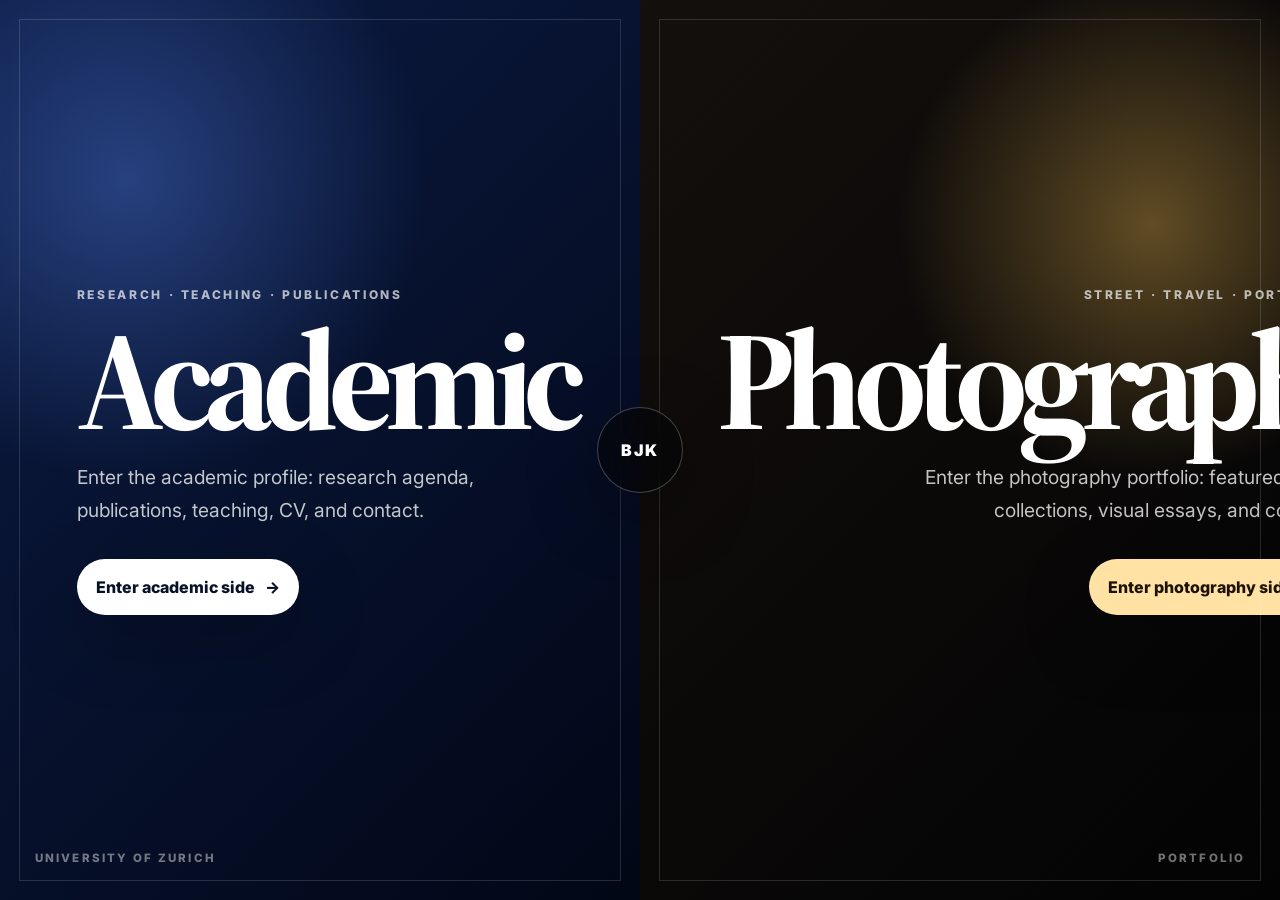
<file: index.html>
<!DOCTYPE html>
<html lang="en">
<head>
  <meta charset="UTF-8" />
  <meta name="viewport" content="width=device-width, initial-scale=1.0" />
  <meta name="description" content="Byung Jun Kim — academic research and photography portfolio." />
  <title>Byung Jun Kim | Academic & Photography</title>
  <link rel="preconnect" href="https://fonts.googleapis.com">
  <link rel="preconnect" href="https://fonts.gstatic.com" crossorigin>
  <link href="https://fonts.googleapis.com/css2?family=Inter:wght@400;500;600;700;800;900&family=Source+Serif+4:opsz,wght@8..60,500;8..60,650;8..60,750&display=swap" rel="stylesheet">
  <link rel="stylesheet" href="styles.css" />
</head>
<body class="landing-body">
  <main class="split-landing" aria-label="Choose site section">
    <section class="split-panel academic-panel" data-panel="academic">
      <div class="panel-bg academic-bg"></div>
      <div class="panel-content">
        <p class="landing-kicker">Research · Teaching · Publications</p>
        <h1>Academic</h1>
        <p class="panel-copy">Enter the academic profile: research agenda, publications, teaching, CV, and contact.</p>
        <a class="landing-button" href="academic.html">Enter academic side</a>
      </div>
      <div class="panel-meta">University of Zurich</div>
    </section>

    <section class="split-panel photo-panel" data-panel="photography">
      <div class="panel-bg photo-bg"></div>
      <div class="panel-content align-right">
        <p class="landing-kicker">Street · Travel · Portraits</p>
        <h1>Photography</h1>
        <p class="panel-copy">Enter the photography portfolio: featured work, collections, visual essays, and contact.</p>
        <a class="landing-button light" href="photography.html">Enter photography side</a>
      </div>
      <div class="panel-meta right">Portfolio</div>
    </section>

    <div class="landing-center" aria-hidden="true">
      <span>BJK</span>
    </div>
  </main>
  <script src="script.js"></script>
</body>
</html>
</file>
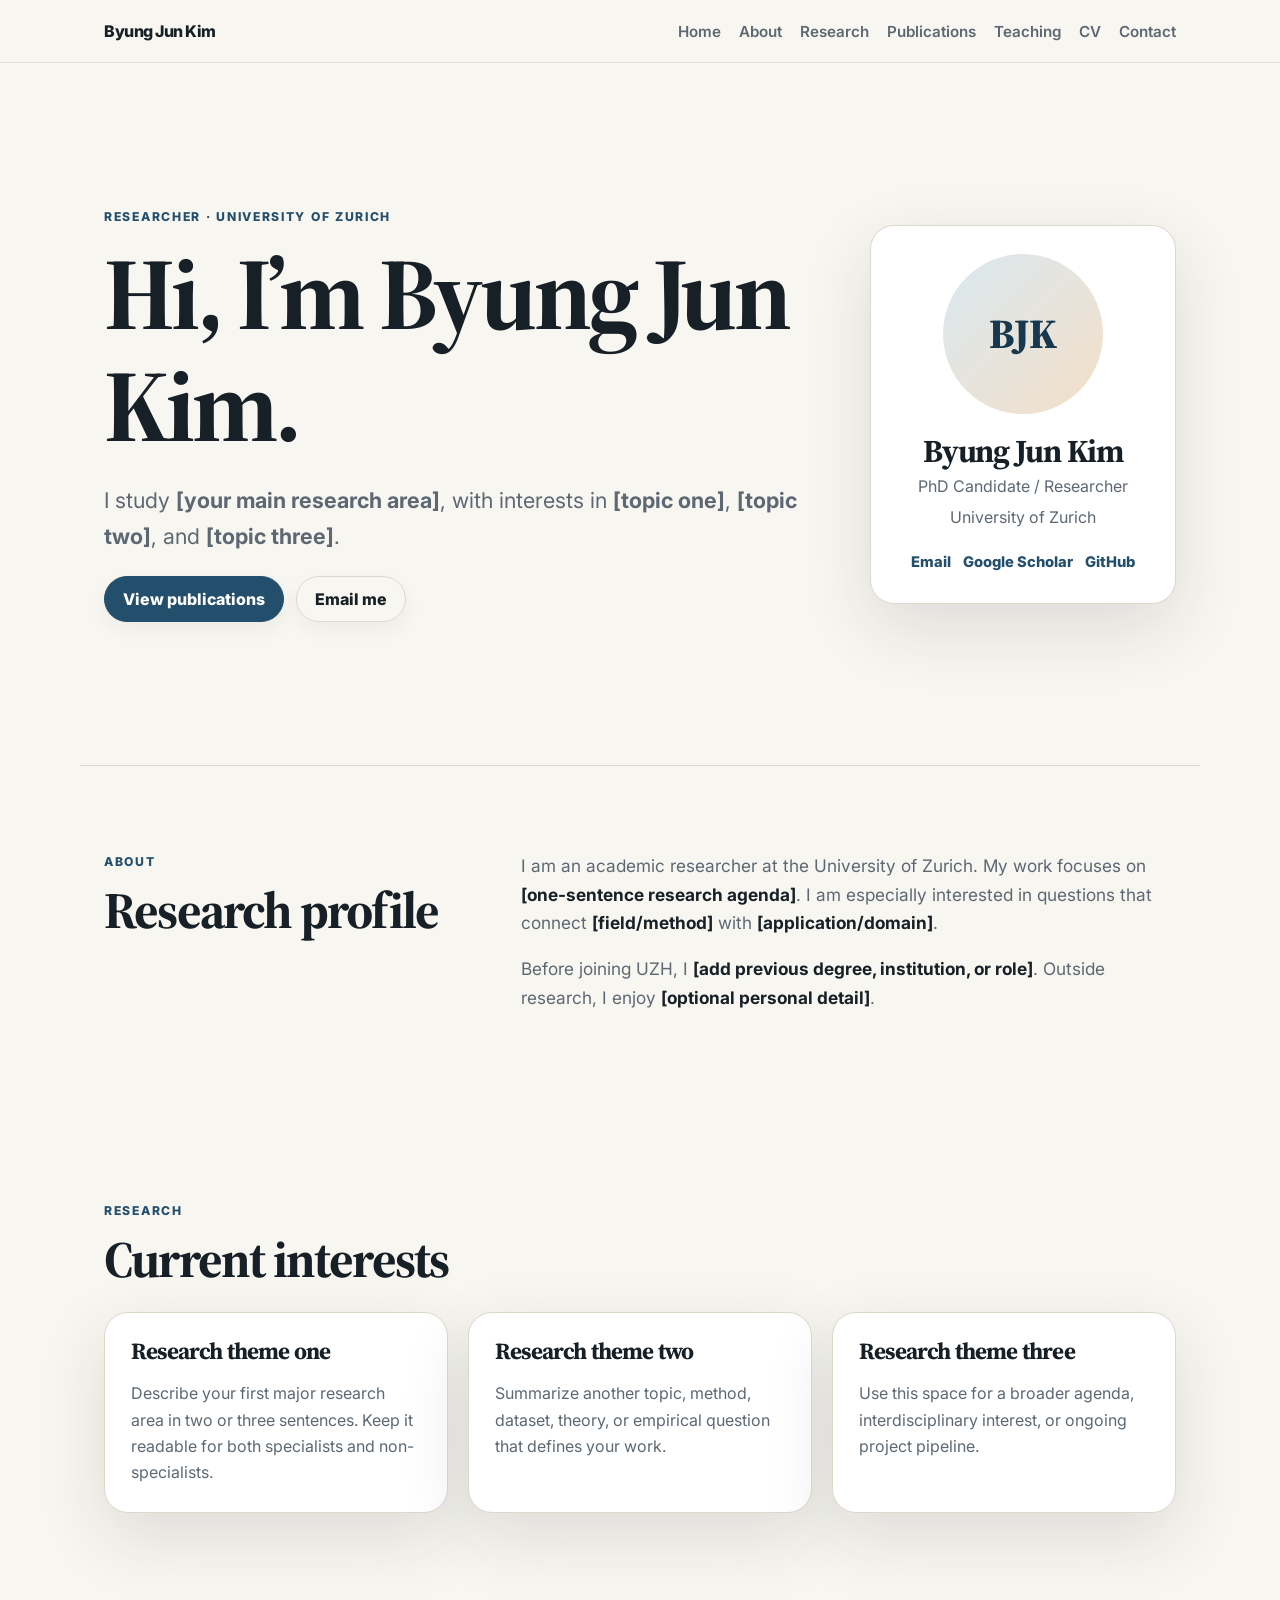
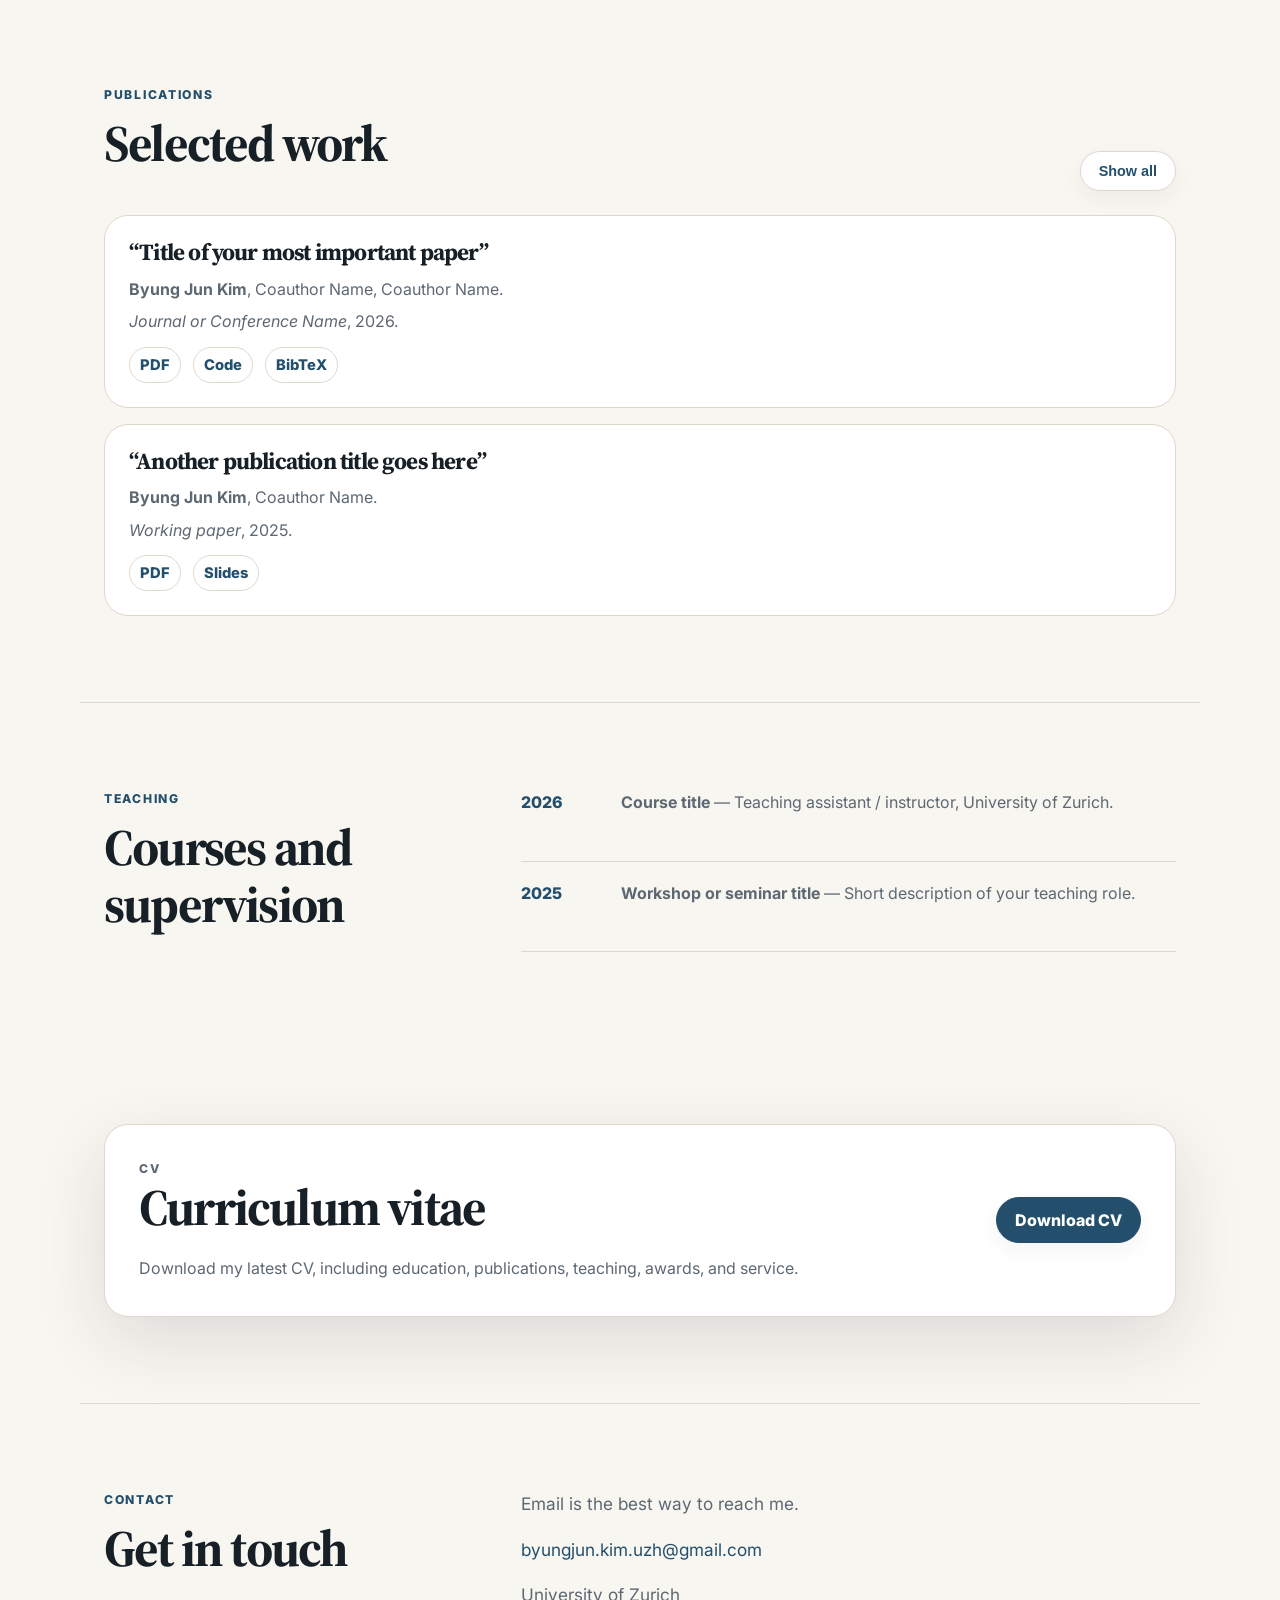
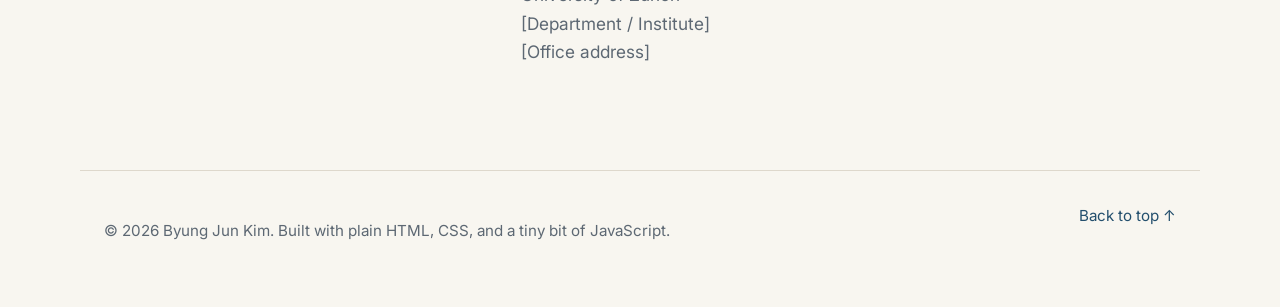
<file: academic.html>
<!DOCTYPE html>
<html lang="en">
<head>
  <meta charset="UTF-8" />
  <meta name="viewport" content="width=device-width, initial-scale=1.0" />
  <meta name="description" content="Academic personal website for Byung Jun Kim." />
  <title>Byung Jun Kim | Academic</title>
  <link rel="preconnect" href="https://fonts.googleapis.com">
  <link rel="preconnect" href="https://fonts.gstatic.com" crossorigin>
  <link href="https://fonts.googleapis.com/css2?family=Inter:wght@400;500;600;700;800&family=Source+Serif+4:opsz,wght@8..60,500;8..60,650&display=swap" rel="stylesheet">
  <link rel="stylesheet" href="styles.css" />
</head>
<body>
  <header class="site-header" id="top">
    <nav class="nav" aria-label="Main navigation">
      <a class="brand" href="index.html">Byung Jun Kim</a>
      <button class="nav-toggle" aria-label="Toggle navigation" aria-expanded="false">☰</button>
      <div class="nav-links">
        <a href="index.html">Home</a>
        <a href="#about">About</a>
        <a href="#research">Research</a>
        <a href="#publications">Publications</a>
        <a href="#teaching">Teaching</a>
        <a href="#cv">CV</a>
        <a href="#contact">Contact</a>
      </div>
    </nav>
  </header>

  <main>
    <section class="hero section">
      <div class="hero-text">
        <p class="eyebrow">Researcher · University of Zurich</p>
        <h1>Hi, I’m Byung Jun Kim.</h1>
        <p class="lead">I study <strong>[your main research area]</strong>, with interests in <strong>[topic one]</strong>, <strong>[topic two]</strong>, and <strong>[topic three]</strong>.</p>
        <div class="hero-actions">
          <a class="button primary" href="#publications">View publications</a>
          <a class="button secondary" href="mailto:byungjun.kim.uzh@gmail.com">Email me</a>
        </div>
      </div>
      <aside class="profile-card" aria-label="Profile summary">
        <div class="portrait" role="img" aria-label="Profile photo placeholder">BJK</div>
        <h2>Byung Jun Kim</h2>
        <p>PhD Candidate / Researcher</p>
        <p>University of Zurich</p>
        <div class="socials">
          <a href="mailto:byungjun.kim.uzh@gmail.com">Email</a>
          <a href="https://scholar.google.com" target="_blank" rel="noreferrer">Google Scholar</a>
          <a href="https://github.com" target="_blank" rel="noreferrer">GitHub</a>
        </div>
      </aside>
    </section>

    <section class="section two-column" id="about">
      <div>
        <p class="eyebrow">About</p>
        <h2>Research profile</h2>
      </div>
      <div class="content-block">
        <p>I am an academic researcher at the University of Zurich. My work focuses on <strong>[one-sentence research agenda]</strong>. I am especially interested in questions that connect <strong>[field/method]</strong> with <strong>[application/domain]</strong>.</p>
        <p>Before joining UZH, I <strong>[add previous degree, institution, or role]</strong>. Outside research, I enjoy <strong>[optional personal detail]</strong>.</p>
      </div>
    </section>

    <section class="section" id="research">
      <p class="eyebrow">Research</p>
      <h2>Current interests</h2>
      <div class="cards">
        <article class="card">
          <h3>Research theme one</h3>
          <p>Describe your first major research area in two or three sentences. Keep it readable for both specialists and non-specialists.</p>
        </article>
        <article class="card">
          <h3>Research theme two</h3>
          <p>Summarize another topic, method, dataset, theory, or empirical question that defines your work.</p>
        </article>
        <article class="card">
          <h3>Research theme three</h3>
          <p>Use this space for a broader agenda, interdisciplinary interest, or ongoing project pipeline.</p>
        </article>
      </div>
    </section>

    <section class="section" id="publications">
      <div class="section-heading">
        <div>
          <p class="eyebrow">Publications</p>
          <h2>Selected work</h2>
        </div>
        <button class="button small" id="toggle-publications">Show all</button>
      </div>

      <div class="publication-list">
        <article class="publication featured">
          <h3>“Title of your most important paper”</h3>
          <p><strong>Byung Jun Kim</strong>, Coauthor Name, Coauthor Name.</p>
          <p><em>Journal or Conference Name</em>, 2026.</p>
          <div class="pub-links">
            <a href="#">PDF</a>
            <a href="#">Code</a>
            <a href="#">BibTeX</a>
          </div>
        </article>
        <article class="publication featured">
          <h3>“Another publication title goes here”</h3>
          <p><strong>Byung Jun Kim</strong>, Coauthor Name.</p>
          <p><em>Working paper</em>, 2025.</p>
          <div class="pub-links">
            <a href="#">PDF</a>
            <a href="#">Slides</a>
          </div>
        </article>
        <article class="publication extra hidden">
          <h3>“Older or additional publication title”</h3>
          <p><strong>Byung Jun Kim</strong>, Coauthor Name.</p>
          <p><em>Journal / Workshop / Preprint</em>, 2024.</p>
        </article>
      </div>
    </section>

    <section class="section two-column" id="teaching">
      <div>
        <p class="eyebrow">Teaching</p>
        <h2>Courses and supervision</h2>
      </div>
      <div class="timeline">
        <div class="timeline-item">
          <span>2026</span>
          <p><strong>Course title</strong> — Teaching assistant / instructor, University of Zurich.</p>
        </div>
        <div class="timeline-item">
          <span>2025</span>
          <p><strong>Workshop or seminar title</strong> — Short description of your teaching role.</p>
        </div>
      </div>
    </section>

    <section class="section" id="cv">
      <div class="cta-panel">
        <div>
          <p class="eyebrow">CV</p>
          <h2>Curriculum vitae</h2>
          <p>Download my latest CV, including education, publications, teaching, awards, and service.</p>
        </div>
        <a class="button primary" href="cv.pdf">Download CV</a>
      </div>
    </section>

    <section class="section two-column" id="contact">
      <div>
        <p class="eyebrow">Contact</p>
        <h2>Get in touch</h2>
      </div>
      <div class="content-block">
        <p>Email is the best way to reach me.</p>
        <p><a href="mailto:byungjun.kim.uzh@gmail.com">byungjun.kim.uzh@gmail.com</a></p>
        <p>University of Zurich<br />[Department / Institute]<br />[Office address]</p>
      </div>
    </section>
  </main>

  <footer class="footer">
    <p>© <span id="year"></span> Byung Jun Kim. Built with plain HTML, CSS, and a tiny bit of JavaScript.</p>
    <a href="#top">Back to top ↑</a>
  </footer>

  <script src="script.js"></script>
</body>
</html>
</file>
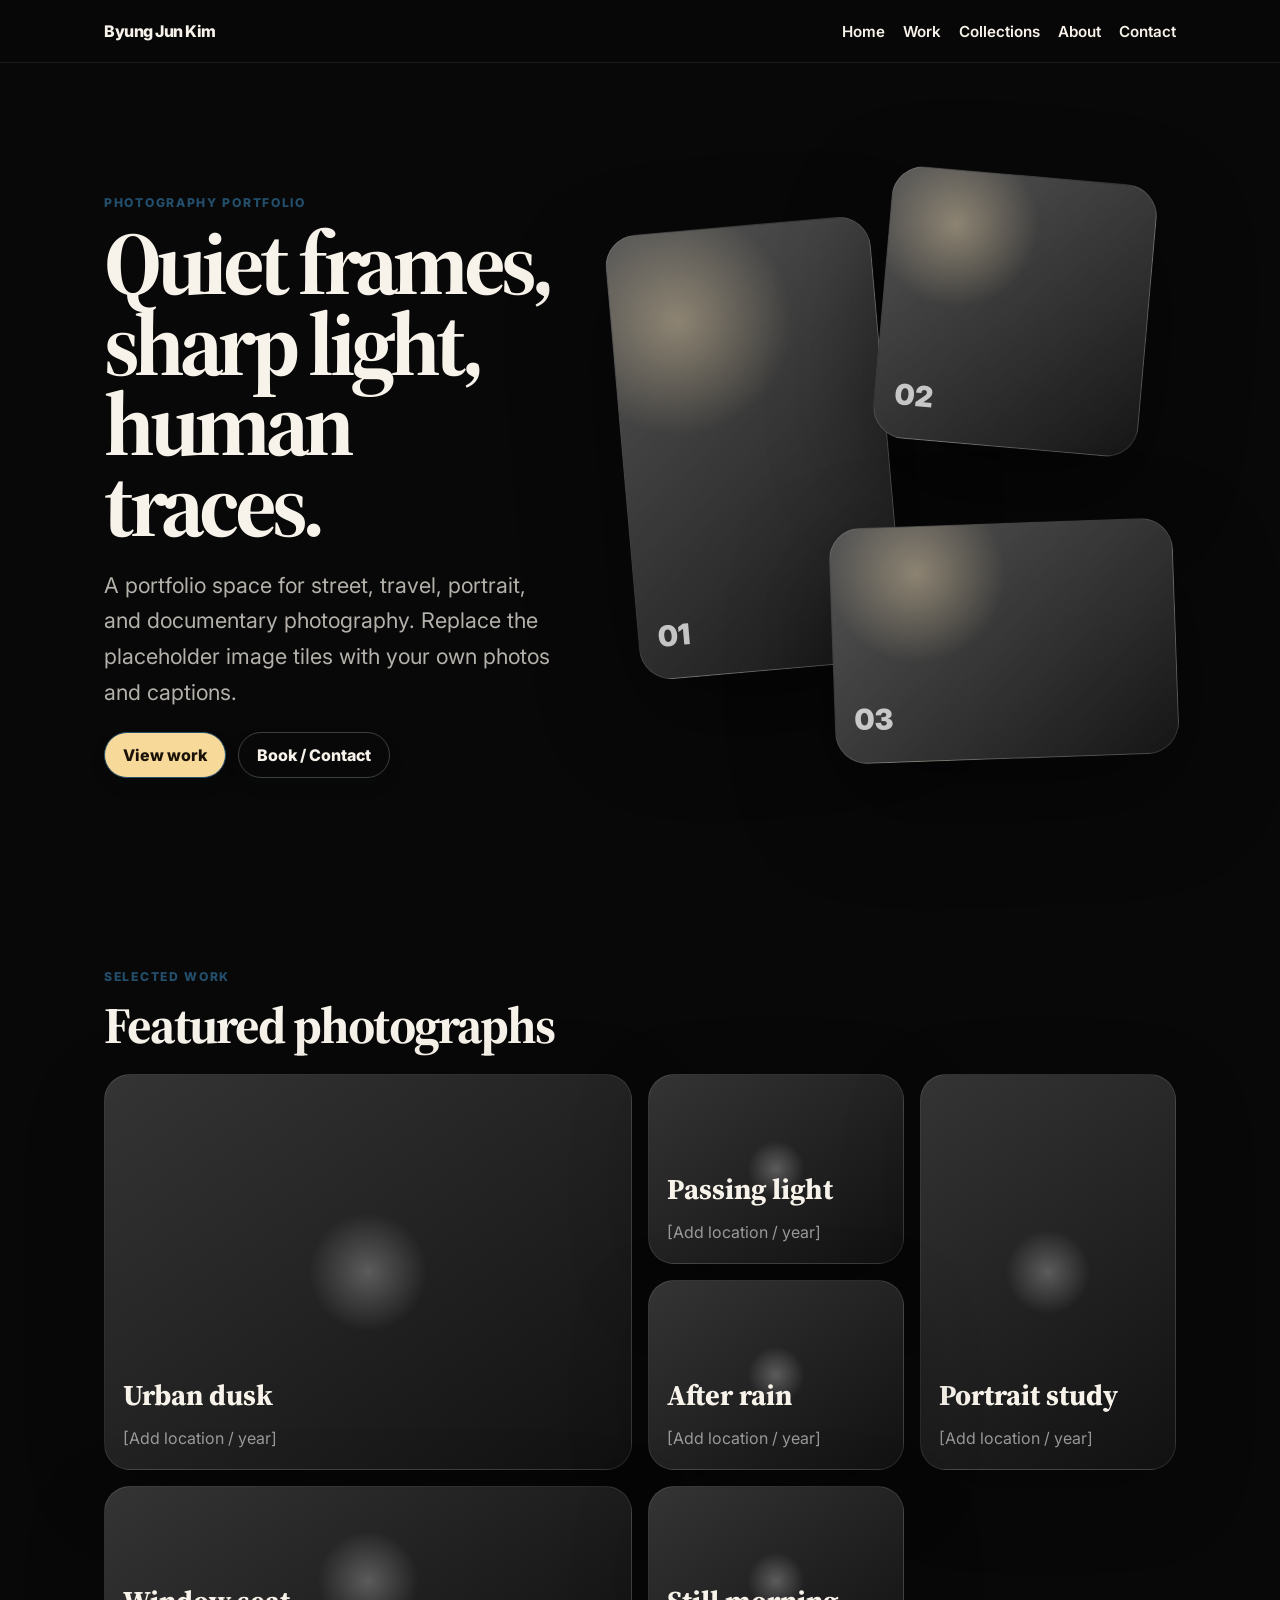
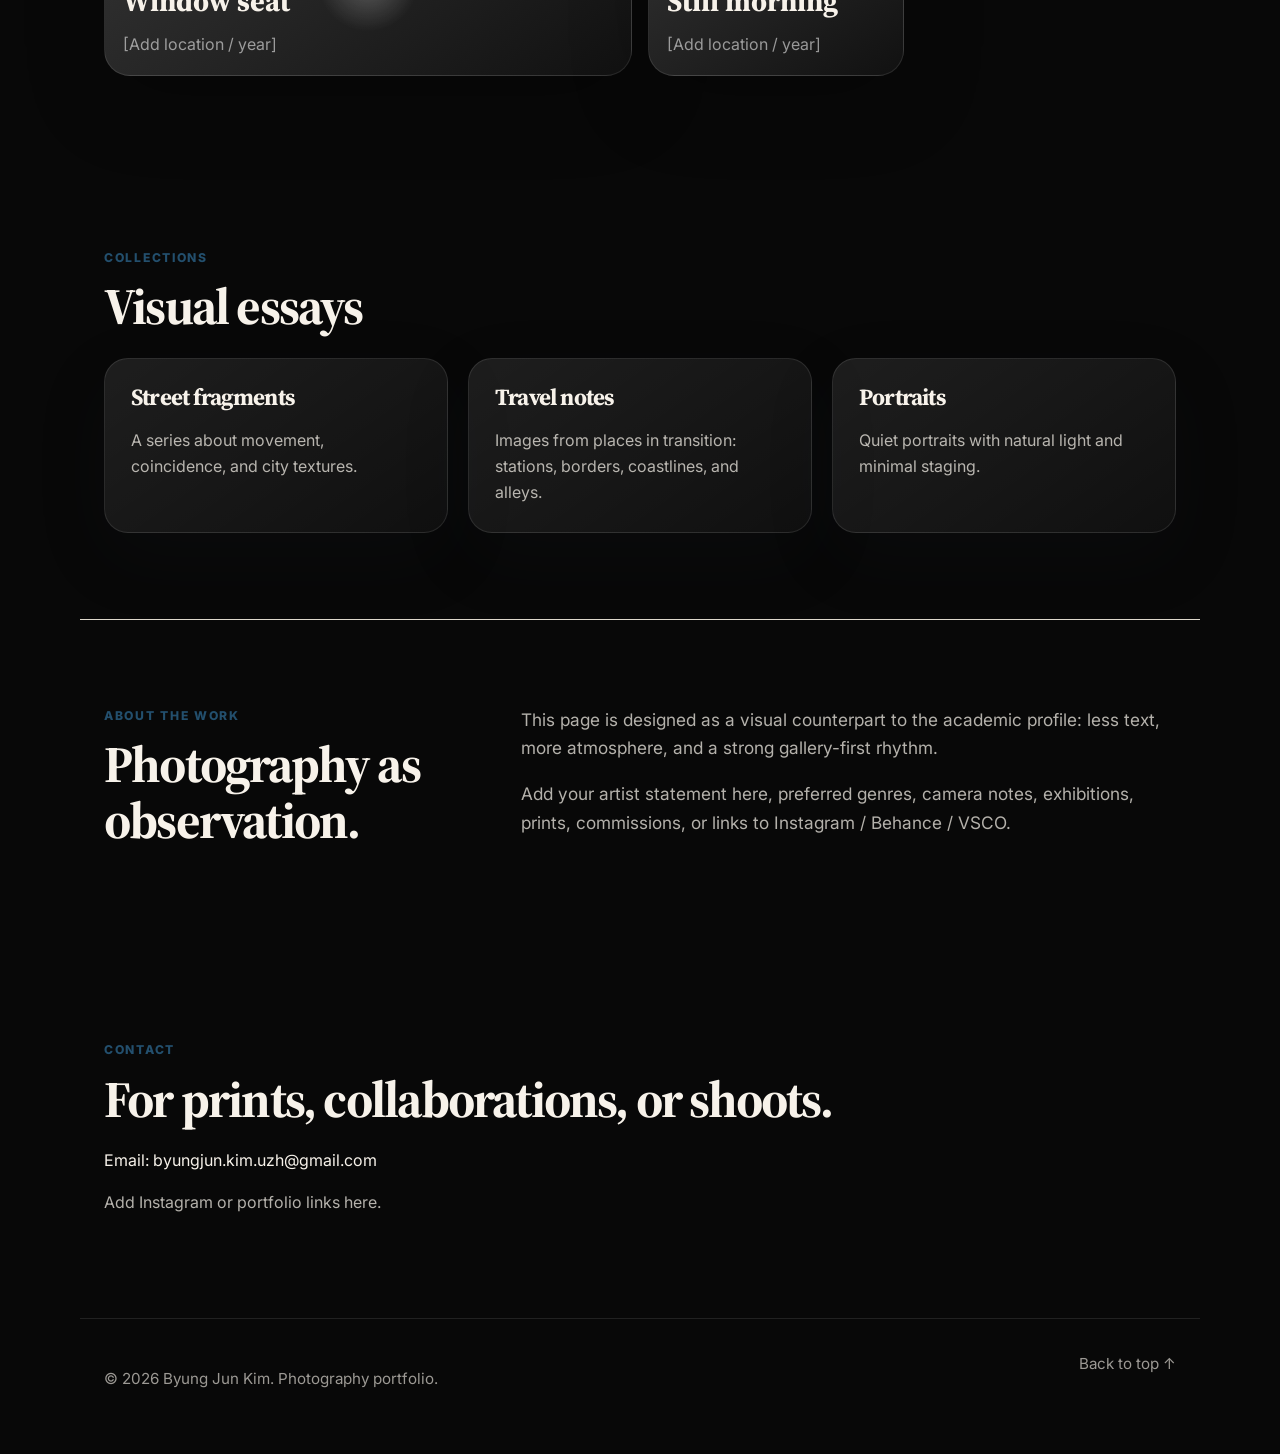
<file: photography.html>
<!DOCTYPE html>
<html lang="en">
<head>
  <meta charset="UTF-8" />
  <meta name="viewport" content="width=device-width, initial-scale=1.0" />
  <meta name="description" content="Photography portfolio for Byung Jun Kim." />
  <title>Byung Jun Kim | Photography</title>
  <link rel="preconnect" href="https://fonts.googleapis.com">
  <link rel="preconnect" href="https://fonts.gstatic.com" crossorigin>
  <link href="https://fonts.googleapis.com/css2?family=Inter:wght@400;500;600;700;800;900&family=Source+Serif+4:opsz,wght@8..60,500;8..60,650;8..60,750&display=swap" rel="stylesheet">
  <link rel="stylesheet" href="styles.css" />
</head>
<body class="photo-site">
  <header class="site-header photo-header" id="top">
    <nav class="nav" aria-label="Photography navigation">
      <a class="brand" href="index.html">Byung Jun Kim</a>
      <button class="nav-toggle" aria-label="Toggle navigation" aria-expanded="false">☰</button>
      <div class="nav-links">
        <a href="index.html">Home</a>
        <a href="#work">Work</a>
        <a href="#collections">Collections</a>
        <a href="#about-photo">About</a>
        <a href="#contact">Contact</a>
      </div>
    </nav>
  </header>

  <main>
    <section class="photo-hero section">
      <div class="photo-hero-copy">
        <p class="eyebrow">Photography portfolio</p>
        <h1>Quiet frames, sharp light, human traces.</h1>
        <p class="lead">A portfolio space for street, travel, portrait, and documentary photography. Replace the placeholder image tiles with your own photos and captions.</p>
        <div class="hero-actions">
          <a class="button primary" href="#work">View work</a>
          <a class="button secondary" href="mailto:byungjun.kim.uzh@gmail.com">Book / Contact</a>
        </div>
      </div>
      <div class="photo-stack" aria-label="Featured image placeholders">
        <div class="photo-card tall">01</div>
        <div class="photo-card">02</div>
        <div class="photo-card wide">03</div>
      </div>
    </section>

    <section class="section" id="work">
      <p class="eyebrow">Selected work</p>
      <h2>Featured photographs</h2>
      <div class="masonry-grid">
        <figure class="shot large"><span>Urban dusk</span><figcaption>[Add location / year]</figcaption></figure>
        <figure class="shot"><span>Passing light</span><figcaption>[Add location / year]</figcaption></figure>
        <figure class="shot tall"><span>Portrait study</span><figcaption>[Add location / year]</figcaption></figure>
        <figure class="shot"><span>After rain</span><figcaption>[Add location / year]</figcaption></figure>
        <figure class="shot wide"><span>Window seat</span><figcaption>[Add location / year]</figcaption></figure>
        <figure class="shot"><span>Still morning</span><figcaption>[Add location / year]</figcaption></figure>
      </div>
    </section>

    <section class="section" id="collections">
      <p class="eyebrow">Collections</p>
      <h2>Visual essays</h2>
      <div class="cards photo-collections">
        <article class="card dark-card">
          <h3>Street fragments</h3>
          <p>A series about movement, coincidence, and city textures.</p>
        </article>
        <article class="card dark-card">
          <h3>Travel notes</h3>
          <p>Images from places in transition: stations, borders, coastlines, and alleys.</p>
        </article>
        <article class="card dark-card">
          <h3>Portraits</h3>
          <p>Quiet portraits with natural light and minimal staging.</p>
        </article>
      </div>
    </section>

    <section class="section two-column" id="about-photo">
      <div>
        <p class="eyebrow">About the work</p>
        <h2>Photography as observation.</h2>
      </div>
      <div class="content-block">
        <p>This page is designed as a visual counterpart to the academic profile: less text, more atmosphere, and a strong gallery-first rhythm.</p>
        <p>Add your artist statement here, preferred genres, camera notes, exhibitions, prints, commissions, or links to Instagram / Behance / VSCO.</p>
      </div>
    </section>

    <section class="section contact-section" id="contact">
      <p class="eyebrow">Contact</p>
      <h2>For prints, collaborations, or shoots.</h2>
      <p>Email: <a href="mailto:byungjun.kim.uzh@gmail.com">byungjun.kim.uzh@gmail.com</a></p>
      <p class="small-note">Add Instagram or portfolio links here.</p>
    </section>
  </main>

  <footer class="footer">
    <p>© <span id="year"></span> Byung Jun Kim. Photography portfolio.</p>
    <a href="#top">Back to top ↑</a>
  </footer>
  <script src="script.js"></script>
</body>
</html>
</file>
<file: styles.css>
:root {
  --bg: #f8f6f0;
  --panel: #ffffff;
  --text: #172026;
  --muted: #5d6873;
  --accent: #234f6d;
  --accent-dark: #17384e;
  --line: #ded8cc;
  --shadow: 0 24px 70px rgba(23, 32, 38, 0.12);
  --radius: 24px;
}

* { box-sizing: border-box; }
html { scroll-behavior: smooth; }
body {
  margin: 0;
  font-family: Inter, system-ui, -apple-system, BlinkMacSystemFont, "Segoe UI", sans-serif;
  background: var(--bg);
  color: var(--text);
  line-height: 1.65;
}

a { color: var(--accent); text-decoration: none; }
a:hover { text-decoration: underline; }

.site-header {
  position: sticky;
  top: 0;
  z-index: 10;
  background: rgba(248, 246, 240, 0.88);
  backdrop-filter: blur(16px);
  border-bottom: 1px solid rgba(222, 216, 204, 0.7);
}

.nav {
  max-width: 1120px;
  margin: 0 auto;
  padding: 18px 24px;
  display: flex;
  align-items: center;
  justify-content: space-between;
  gap: 24px;
}

.brand {
  font-weight: 800;
  color: var(--text);
  letter-spacing: -0.03em;
}

.nav-links {
  display: flex;
  gap: 18px;
  align-items: center;
  font-size: 0.95rem;
}

.nav-links a { color: var(--muted); font-weight: 600; }
.nav-links a:hover { color: var(--accent); text-decoration: none; }
.nav-toggle { display: none; border: 0; background: transparent; font-size: 1.6rem; }

.section {
  max-width: 1120px;
  margin: 0 auto;
  padding: 86px 24px;
}

.hero {
  min-height: 78vh;
  display: grid;
  grid-template-columns: minmax(0, 1.4fr) minmax(280px, 0.6fr);
  align-items: center;
  gap: 52px;
}

.eyebrow {
  margin: 0 0 10px;
  color: var(--accent);
  font-weight: 800;
  text-transform: uppercase;
  letter-spacing: 0.14em;
  font-size: 0.76rem;
}

h1, h2, h3 {
  font-family: "Source Serif 4", Georgia, serif;
  line-height: 1.1;
  letter-spacing: -0.035em;
}

h1 {
  margin: 0;
  font-size: clamp(3.4rem, 8vw, 6.8rem);
}

h2 {
  margin: 0 0 20px;
  font-size: clamp(2rem, 4vw, 3.4rem);
}

h3 { margin: 0 0 10px; font-size: 1.45rem; }

.lead {
  max-width: 720px;
  color: var(--muted);
  font-size: clamp(1.1rem, 2vw, 1.35rem);
}

.hero-actions, .pub-links, .socials {
  display: flex;
  flex-wrap: wrap;
  gap: 12px;
  align-items: center;
}

.button {
  display: inline-flex;
  align-items: center;
  justify-content: center;
  min-height: 46px;
  padding: 0 18px;
  border-radius: 999px;
  border: 1px solid var(--line);
  font-weight: 800;
  cursor: pointer;
  background: var(--panel);
  color: var(--accent);
  box-shadow: 0 8px 20px rgba(23, 32, 38, 0.05);
}

.button:hover { text-decoration: none; transform: translateY(-1px); }
.button.primary { background: var(--accent); color: white; border-color: var(--accent); }
.button.primary:hover { background: var(--accent-dark); }
.button.secondary { background: transparent; color: var(--text); }
.button.small { min-height: 40px; font-size: 0.9rem; }

.profile-card, .card, .publication, .cta-panel {
  background: var(--panel);
  border: 1px solid var(--line);
  border-radius: var(--radius);
  box-shadow: var(--shadow);
}

.profile-card {
  padding: 28px;
  text-align: center;
}

.portrait {
  width: 160px;
  height: 160px;
  margin: 0 auto 20px;
  display: grid;
  place-items: center;
  border-radius: 50%;
  background: linear-gradient(135deg, #d9e8f0, #f4dfc8);
  color: var(--accent-dark);
  font-family: "Source Serif 4", Georgia, serif;
  font-size: 2.6rem;
  font-weight: 800;
}

.profile-card h2 { font-size: 2rem; margin-bottom: 4px; }
.profile-card p { margin: 4px 0; color: var(--muted); }
.socials { justify-content: center; margin-top: 20px; font-size: 0.92rem; }
.socials a { font-weight: 800; }

.two-column {
  display: grid;
  grid-template-columns: minmax(220px, 0.55fr) minmax(0, 1fr);
  gap: 56px;
  border-top: 1px solid var(--line);
}

.content-block p:first-child { margin-top: 0; }
.content-block { font-size: 1.08rem; color: var(--muted); }
.content-block strong { color: var(--text); }

.cards {
  display: grid;
  grid-template-columns: repeat(3, minmax(0, 1fr));
  gap: 20px;
  margin-top: 24px;
}
.card { padding: 26px; }
.card p { color: var(--muted); margin-bottom: 0; }

.section-heading {
  display: flex;
  justify-content: space-between;
  gap: 20px;
  align-items: end;
  margin-bottom: 24px;
}

.publication-list { display: grid; gap: 16px; }
.publication { padding: 24px; box-shadow: none; }
.publication p { margin: 6px 0; color: var(--muted); }
.pub-links { margin-top: 12px; }
.pub-links a {
  font-weight: 800;
  font-size: 0.92rem;
  padding: 5px 10px;
  border: 1px solid var(--line);
  border-radius: 999px;
}
.hidden { display: none; }

.timeline { display: grid; gap: 18px; }
.timeline-item {
  display: grid;
  grid-template-columns: 80px 1fr;
  gap: 20px;
  padding-bottom: 18px;
  border-bottom: 1px solid var(--line);
}
.timeline-item span { color: var(--accent); font-weight: 800; }
.timeline-item p { margin: 0; color: var(--muted); }

.cta-panel {
  padding: 34px;
  display: flex;
  align-items: center;
  justify-content: space-between;
  gap: 24px;
}
.cta-panel p { color: var(--muted); margin-bottom: 0; }

.footer {
  max-width: 1120px;
  margin: 0 auto;
  padding: 32px 24px 48px;
  border-top: 1px solid var(--line);
  display: flex;
  justify-content: space-between;
  gap: 20px;
  color: var(--muted);
  font-size: 0.95rem;
}

@media (max-width: 820px) {
  .nav { align-items: flex-start; }
  .nav-toggle { display: block; }
  .nav-links {
    display: none;
    position: absolute;
    top: 64px;
    left: 24px;
    right: 24px;
    padding: 18px;
    border: 1px solid var(--line);
    border-radius: 18px;
    background: var(--panel);
    box-shadow: var(--shadow);
    flex-direction: column;
    align-items: flex-start;
  }
  .nav-links.open { display: flex; }
  .hero, .two-column, .cards { grid-template-columns: 1fr; }
  .hero { min-height: auto; padding-top: 64px; }
  .profile-card { text-align: left; }
  .portrait { margin-left: 0; }
  .socials { justify-content: flex-start; }
  .section-heading, .cta-panel, .footer { align-items: flex-start; flex-direction: column; }
}

/* Split landing page */
.landing-body {
  min-height: 100vh;
  background: #050507;
  color: #fff;
  overflow: hidden;
}

.split-landing {
  position: relative;
  display: grid;
  grid-template-columns: 1fr 1fr;
  min-height: 100vh;
  isolation: isolate;
}

.split-panel {
  position: relative;
  display: flex;
  align-items: center;
  min-height: 100vh;
  padding: clamp(2rem, 6vw, 7rem);
  overflow: hidden;
  transition: flex-basis 500ms ease, transform 500ms ease, filter 500ms ease;
}

.panel-bg {
  position: absolute;
  inset: 0;
  z-index: -2;
  transition: transform 900ms cubic-bezier(.2,.8,.2,1), opacity 500ms ease;
}

.academic-bg {
  background:
    radial-gradient(circle at 20% 20%, rgba(95, 143, 255, .35), transparent 34%),
    linear-gradient(135deg, rgba(11, 28, 70, .96), rgba(2, 7, 22, .98)),
    repeating-linear-gradient(90deg, rgba(255,255,255,.07) 0 1px, transparent 1px 120px);
}

.photo-bg {
  background:
    radial-gradient(circle at 80% 25%, rgba(255, 199, 87, .35), transparent 30%),
    linear-gradient(135deg, rgba(20, 16, 13, .96), rgba(3, 3, 4, .98)),
    repeating-linear-gradient(135deg, rgba(255,255,255,.06) 0 1px, transparent 1px 130px);
}

.split-panel::after {
  content: "";
  position: absolute;
  inset: 1.2rem;
  border: 1px solid rgba(255,255,255,.14);
  pointer-events: none;
}

.panel-content {
  max-width: 620px;
  transform: translateY(16px);
  animation: riseIn 850ms ease forwards;
}

.align-right {
  margin-left: auto;
  text-align: right;
}

.landing-kicker {
  margin: 0 0 1.1rem;
  color: rgba(255,255,255,.68);
  text-transform: uppercase;
  letter-spacing: .22em;
  font-size: .75rem;
  font-weight: 800;
}

.panel-content h1 {
  margin: 0;
  font-family: "Source Serif 4", serif;
  font-size: clamp(4rem, 11vw, 10rem);
  line-height: .82;
  letter-spacing: -.07em;
}

.panel-copy {
  max-width: 440px;
  margin: 1.5rem 0 2rem;
  color: rgba(255,255,255,.76);
  font-size: clamp(1rem, 1.5vw, 1.2rem);
  line-height: 1.7;
}

.align-right .panel-copy { margin-left: auto; }

.landing-button {
  display: inline-flex;
  align-items: center;
  gap: .6rem;
  padding: .95rem 1.2rem;
  color: #071226;
  background: #fff;
  border-radius: 999px;
  text-decoration: none;
  font-weight: 800;
  box-shadow: 0 24px 70px rgba(0,0,0,.28);
  transition: transform 220ms ease, box-shadow 220ms ease, background 220ms ease;
}

.landing-button::after { content: "→"; transition: transform 220ms ease; }
.landing-button:hover { transform: translateY(-3px); box-shadow: 0 30px 90px rgba(0,0,0,.36); }
.landing-button:hover::after { transform: translateX(4px); }
.landing-button.light { background: #ffe2a4; color: #1c1306; }

.panel-meta {
  position: absolute;
  left: 2.2rem;
  bottom: 2rem;
  color: rgba(255,255,255,.44);
  text-transform: uppercase;
  letter-spacing: .18em;
  font-size: .72rem;
  font-weight: 800;
}

.panel-meta.right { left: auto; right: 2.2rem; }

.landing-center {
  position: absolute;
  top: 50%;
  left: 50%;
  z-index: 5;
  width: 86px;
  height: 86px;
  transform: translate(-50%, -50%);
  display: grid;
  place-items: center;
  border: 1px solid rgba(255,255,255,.24);
  border-radius: 50%;
  background: rgba(5,5,7,.62);
  backdrop-filter: blur(18px);
  box-shadow: 0 20px 70px rgba(0,0,0,.35);
  font-weight: 900;
  letter-spacing: .12em;
}

.split-landing:hover .split-panel:not(:hover) .panel-bg { opacity: .56; transform: scale(1.04); }
.split-panel:hover .panel-bg { transform: scale(1.09); }
.split-panel:hover .panel-content h1 { text-shadow: 0 20px 60px rgba(0,0,0,.35); }

@keyframes riseIn {
  to { transform: translateY(0); opacity: 1; }
}

/* Photography page */
.photo-site {
  background: #080808;
  color: #f7f2ea;
}

.photo-site .site-header,
.photo-header {
  background: rgba(8,8,8,.78);
  border-bottom-color: rgba(255,255,255,.08);
}

.photo-site .brand,
.photo-site .nav-links a,
.photo-site .footer a,
.photo-site a { color: inherit; }

.photo-hero {
  min-height: 86vh;
  display: grid;
  grid-template-columns: minmax(0, .9fr) minmax(320px, 1.1fr);
  gap: clamp(2rem, 5vw, 5rem);
  align-items: center;
  padding-top: 7rem;
}

.photo-hero h1 {
  font-family: "Source Serif 4", serif;
  font-size: clamp(3.2rem, 7vw, 7rem);
  line-height: .9;
  letter-spacing: -.055em;
  margin: 0 0 1.4rem;
}

.photo-stack {
  min-height: 620px;
  position: relative;
}

.photo-card {
  position: absolute;
  display: grid;
  place-items: end start;
  padding: 1.2rem;
  border-radius: 32px;
  background:
    linear-gradient(135deg, rgba(255,255,255,.2), rgba(255,255,255,.03)),
    radial-gradient(circle at 25% 20%, rgba(255,225,170,.38), transparent 28%),
    linear-gradient(145deg, #2a2a2a, #0e0e0e);
  border: 1px solid rgba(255,255,255,.12);
  box-shadow: 0 38px 100px rgba(0,0,0,.42);
  color: rgba(255,255,255,.72);
  font-weight: 900;
  font-size: 1.8rem;
  transition: transform 260ms ease, filter 260ms ease;
}

.photo-card:hover { transform: translateY(-8px) rotate(0deg) !important; filter: brightness(1.12); }
.photo-card.tall { width: 48%; height: 72%; left: 0; top: 8%; transform: rotate(-5deg); }
.photo-card:not(.tall):not(.wide) { width: 48%; height: 44%; right: 5%; top: 0; transform: rotate(5deg); }
.photo-card.wide { width: 62%; height: 38%; right: 0; bottom: 6%; transform: rotate(-2deg); }

.masonry-grid {
  display: grid;
  grid-template-columns: repeat(4, 1fr);
  grid-auto-rows: 190px;
  gap: 1rem;
}

.shot {
  position: relative;
  overflow: hidden;
  display: flex;
  flex-direction: column;
  justify-content: flex-end;
  min-height: 190px;
  margin: 0;
  padding: 1.1rem;
  border-radius: 26px;
  background:
    radial-gradient(circle at var(--x, 50%) var(--y, 50%), rgba(255,255,255,.26), transparent 18%),
    linear-gradient(145deg, #343434, #111);
  border: 1px solid rgba(255,255,255,.1);
  box-shadow: 0 24px 80px rgba(0,0,0,.24);
  transition: transform 240ms ease, filter 240ms ease;
}

.shot:hover { transform: translateY(-6px); filter: contrast(1.12) brightness(1.08); }
.shot.large { grid-column: span 2; grid-row: span 2; }
.shot.tall { grid-row: span 2; }
.shot.wide { grid-column: span 2; }
.shot span { font-family: "Source Serif 4", serif; font-size: 1.8rem; font-weight: 750; }
.shot figcaption { color: rgba(255,255,255,.55); margin-top: .35rem; }

.dark-card {
  background: linear-gradient(145deg, rgba(255,255,255,.09), rgba(255,255,255,.035));
  color: #f7f2ea;
  border-color: rgba(255,255,255,.1);
}

.photo-site .content-block,
.photo-site .lead,
.photo-site .small-note,
.photo-site .card p { color: rgba(247,242,234,.72); }
.photo-site .button.secondary { color: #f7f2ea; border-color: rgba(255,255,255,.22); }
.photo-site .button.primary { background: #f7d99a; color: #1a1206; }
.photo-site .footer { border-top-color: rgba(255,255,255,.1); color: rgba(247,242,234,.62); }

@media (max-width: 820px) {
  .split-landing { grid-template-columns: 1fr; }
  .split-panel { min-height: 50vh; padding: 2rem; }
  .split-panel::after { inset: .8rem; }
  .align-right { margin-left: 0; text-align: left; }
  .align-right .panel-copy { margin-left: 0; }
  .landing-center { width: 64px; height: 64px; }
  .panel-meta.right { left: 2.2rem; right: auto; }
  .photo-hero { grid-template-columns: 1fr; padding-top: 6rem; }
  .photo-stack { min-height: 430px; }
  .masonry-grid { grid-template-columns: 1fr 1fr; grid-auto-rows: 160px; }
}

@media (max-width: 560px) {
  .panel-content h1 { font-size: clamp(3.1rem, 18vw, 5rem); }
  .masonry-grid { grid-template-columns: 1fr; }
  .shot.large, .shot.tall, .shot.wide { grid-column: span 1; grid-row: span 1; }
}
</file>
